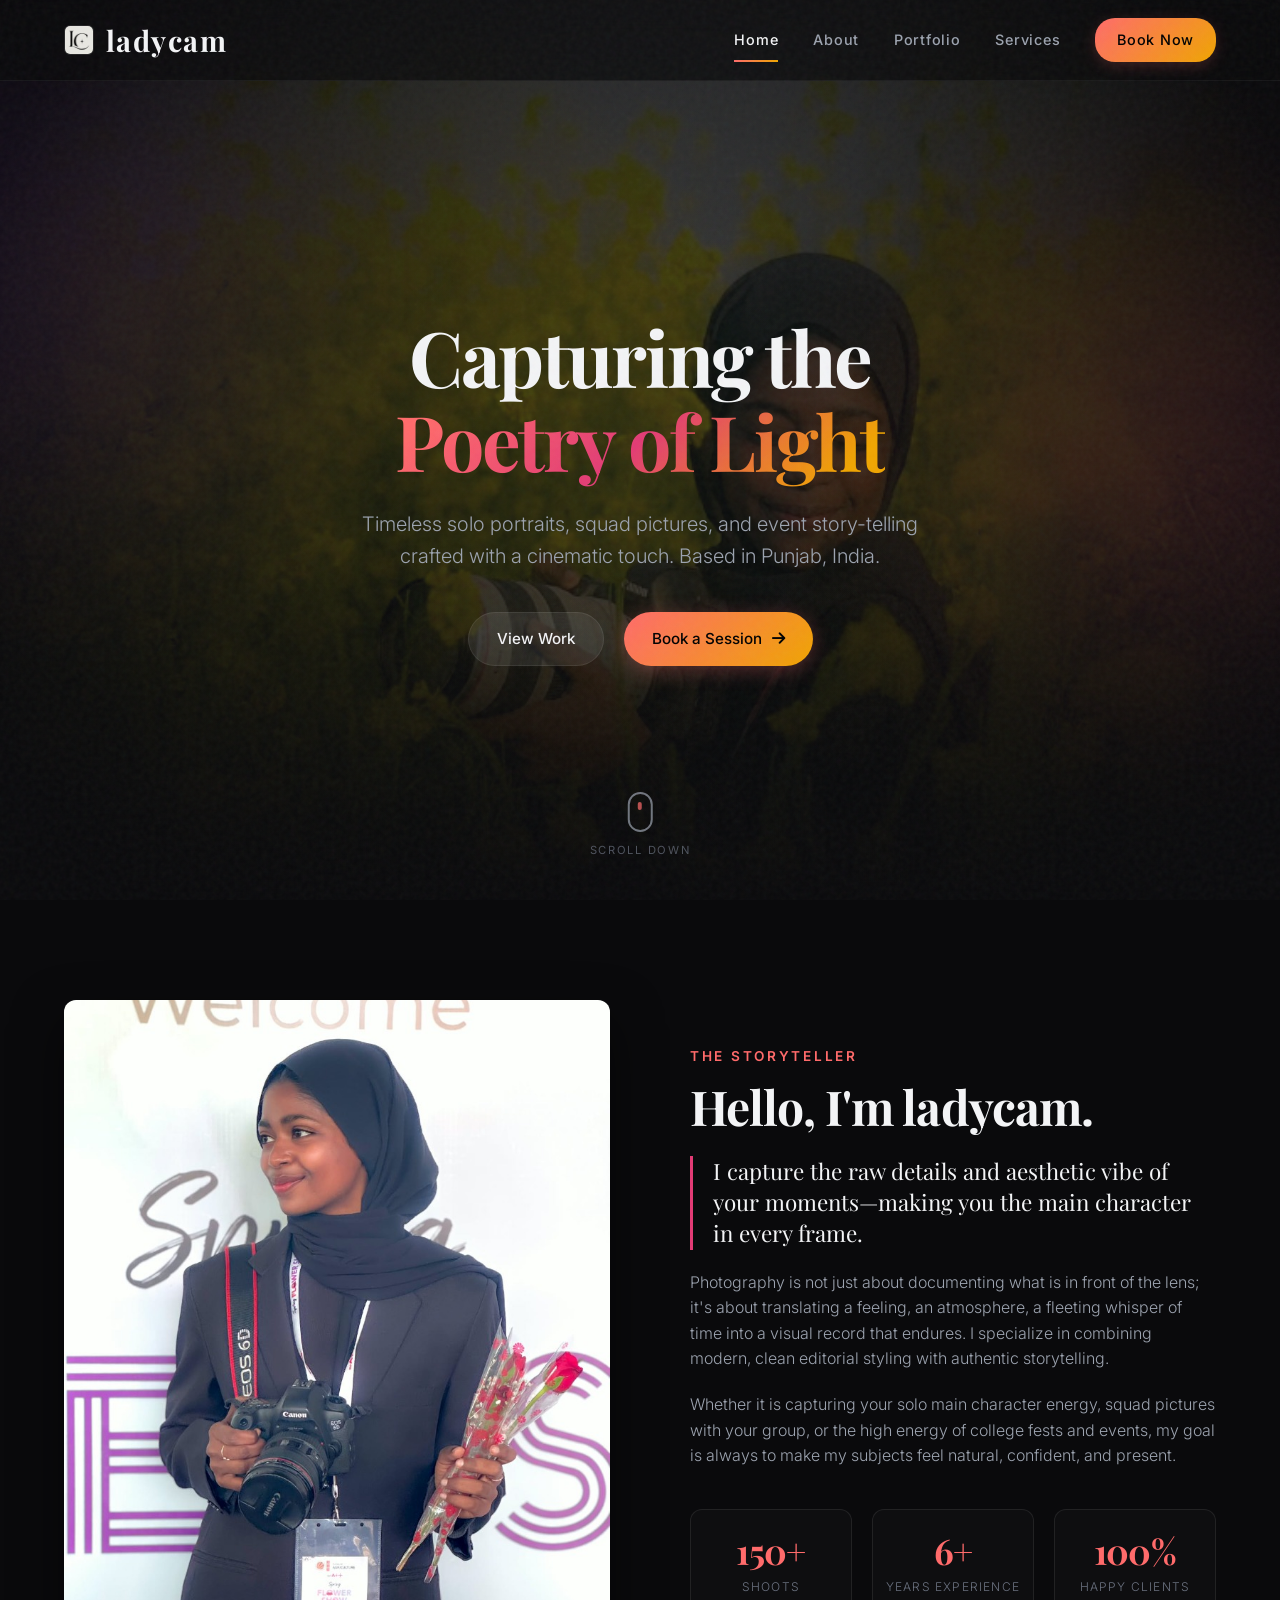
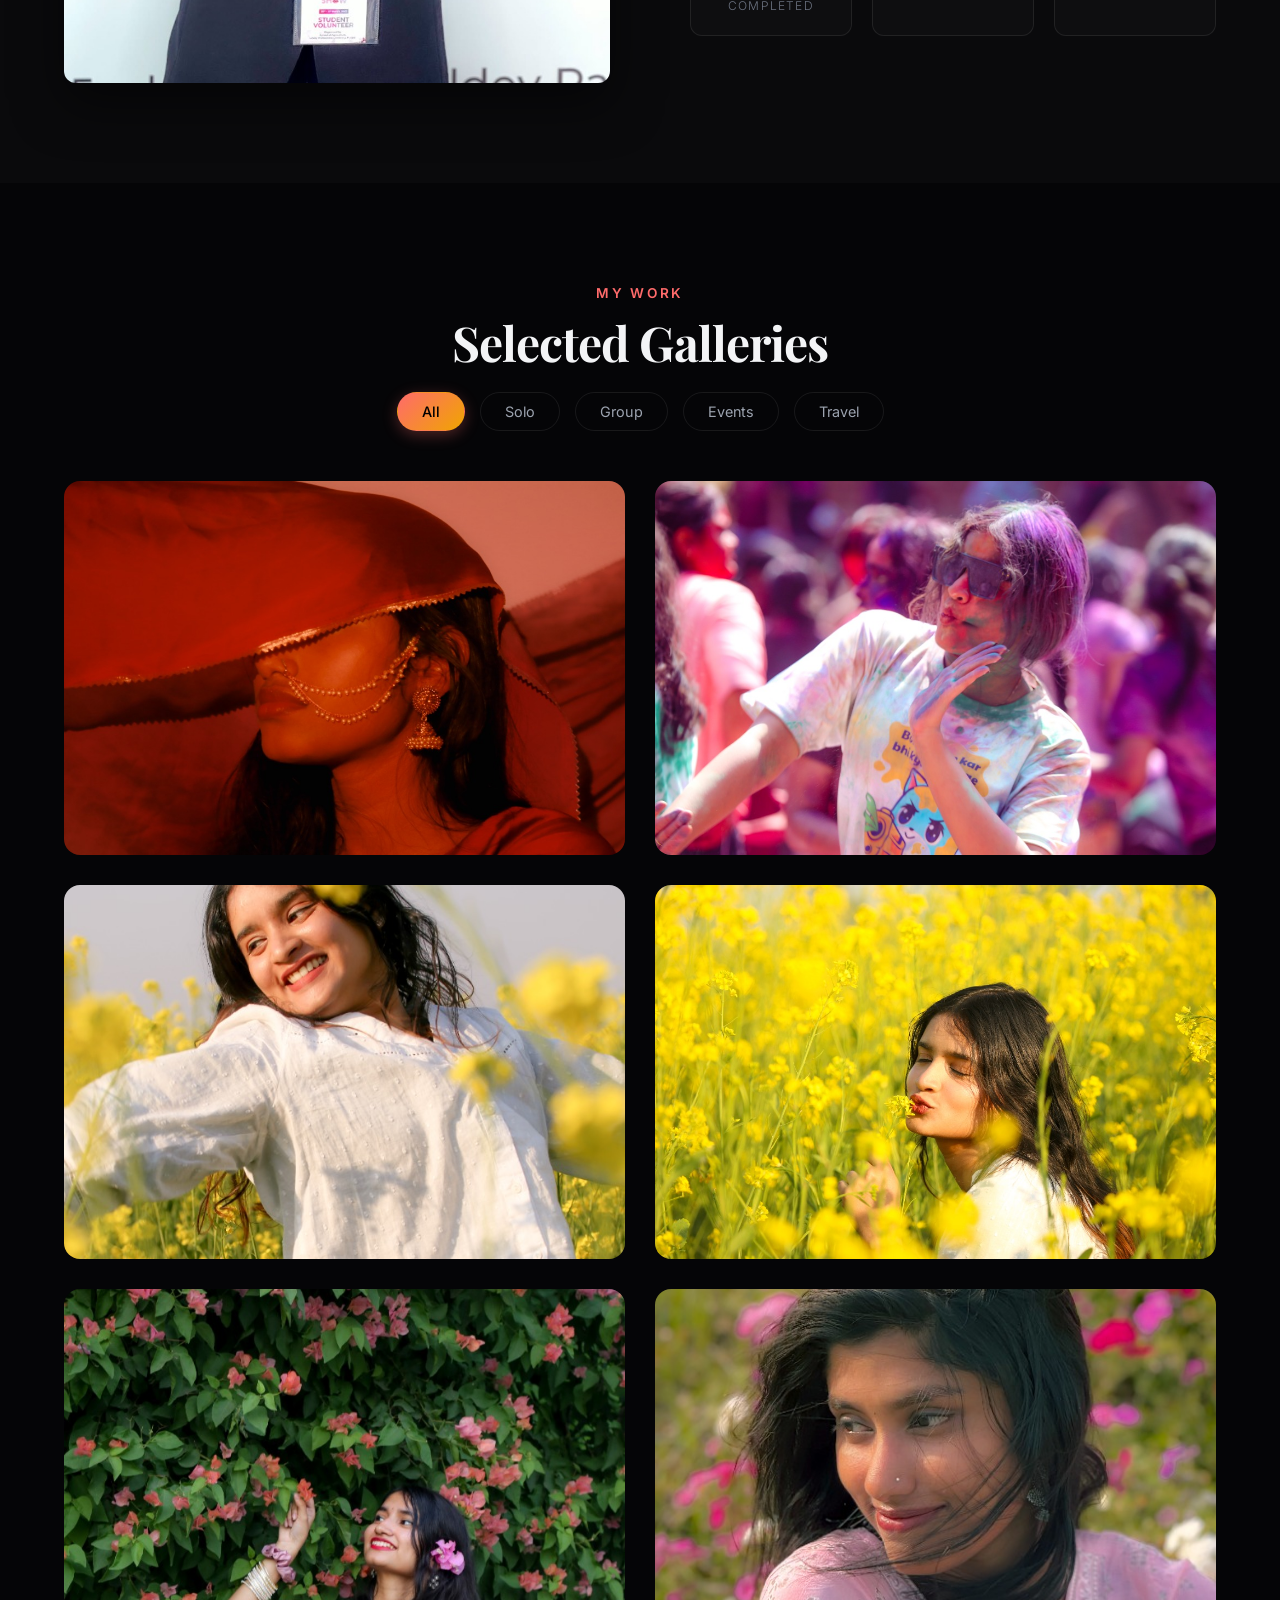
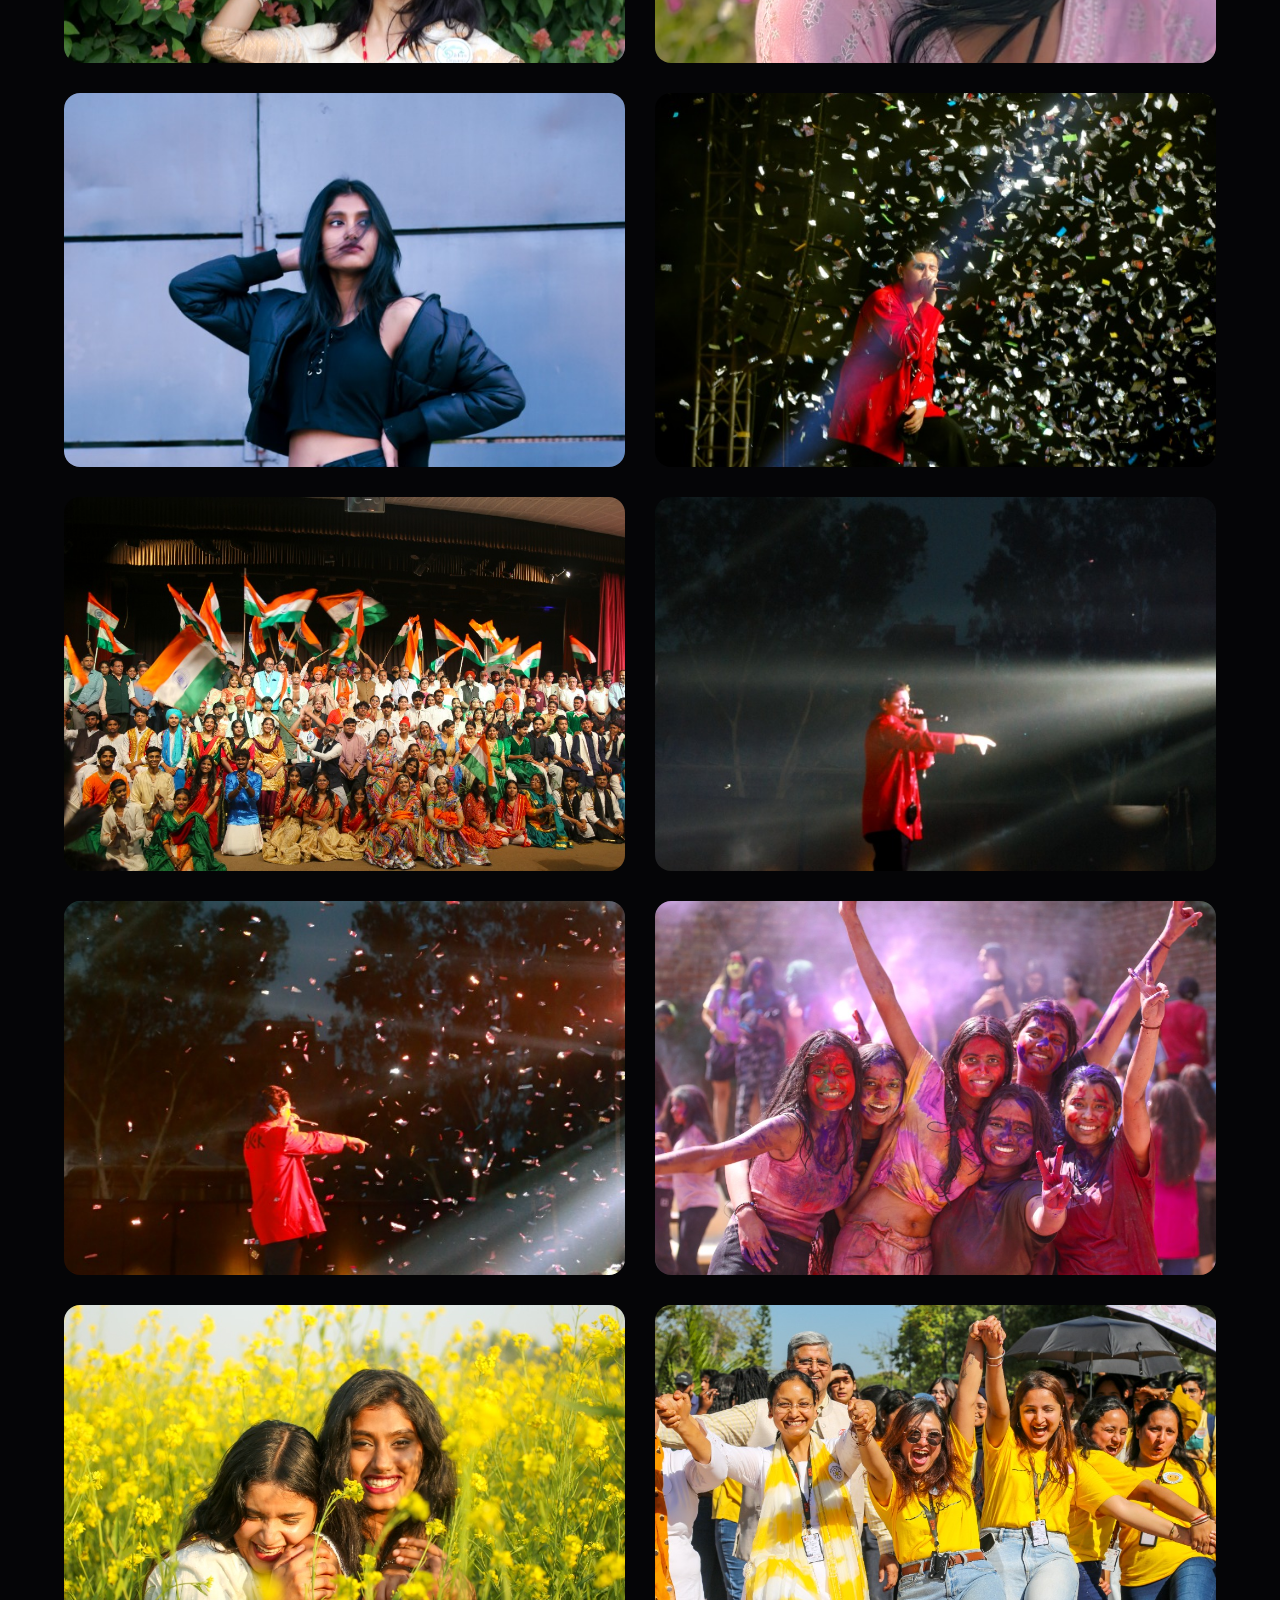
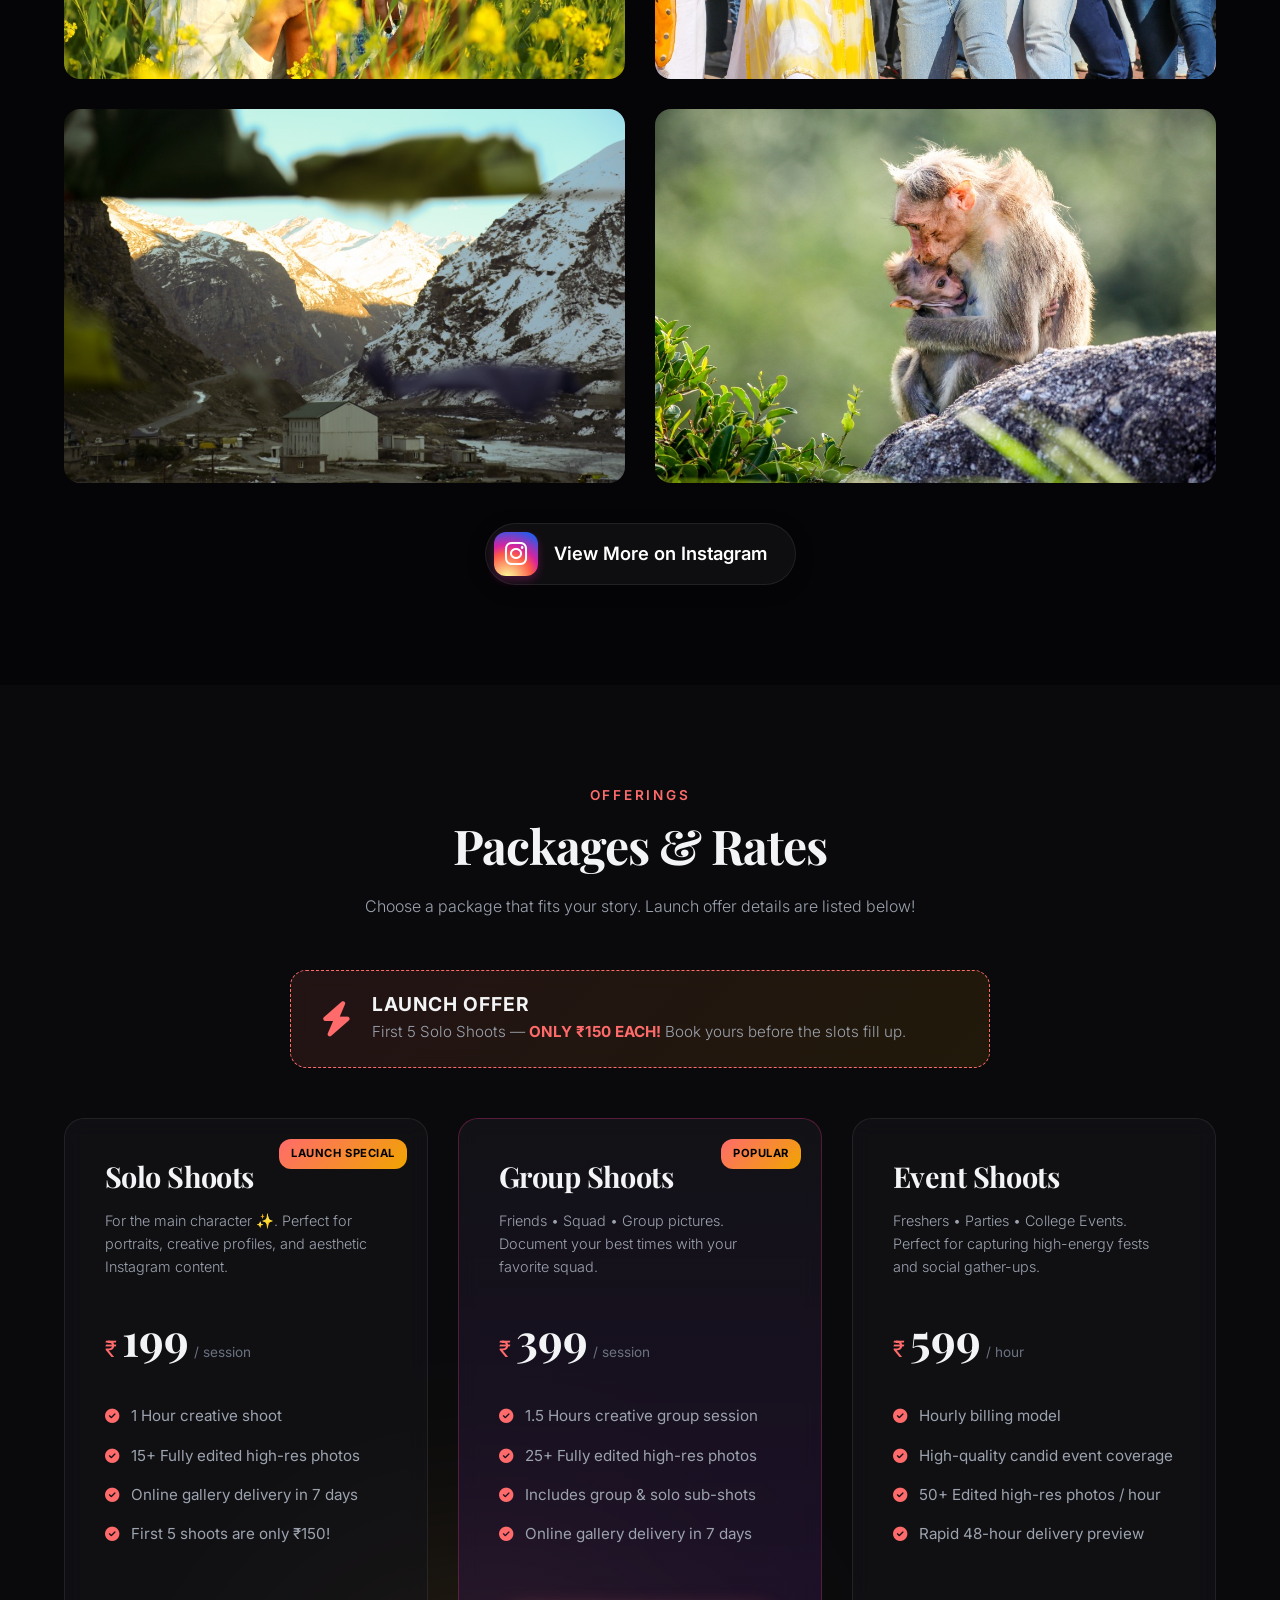
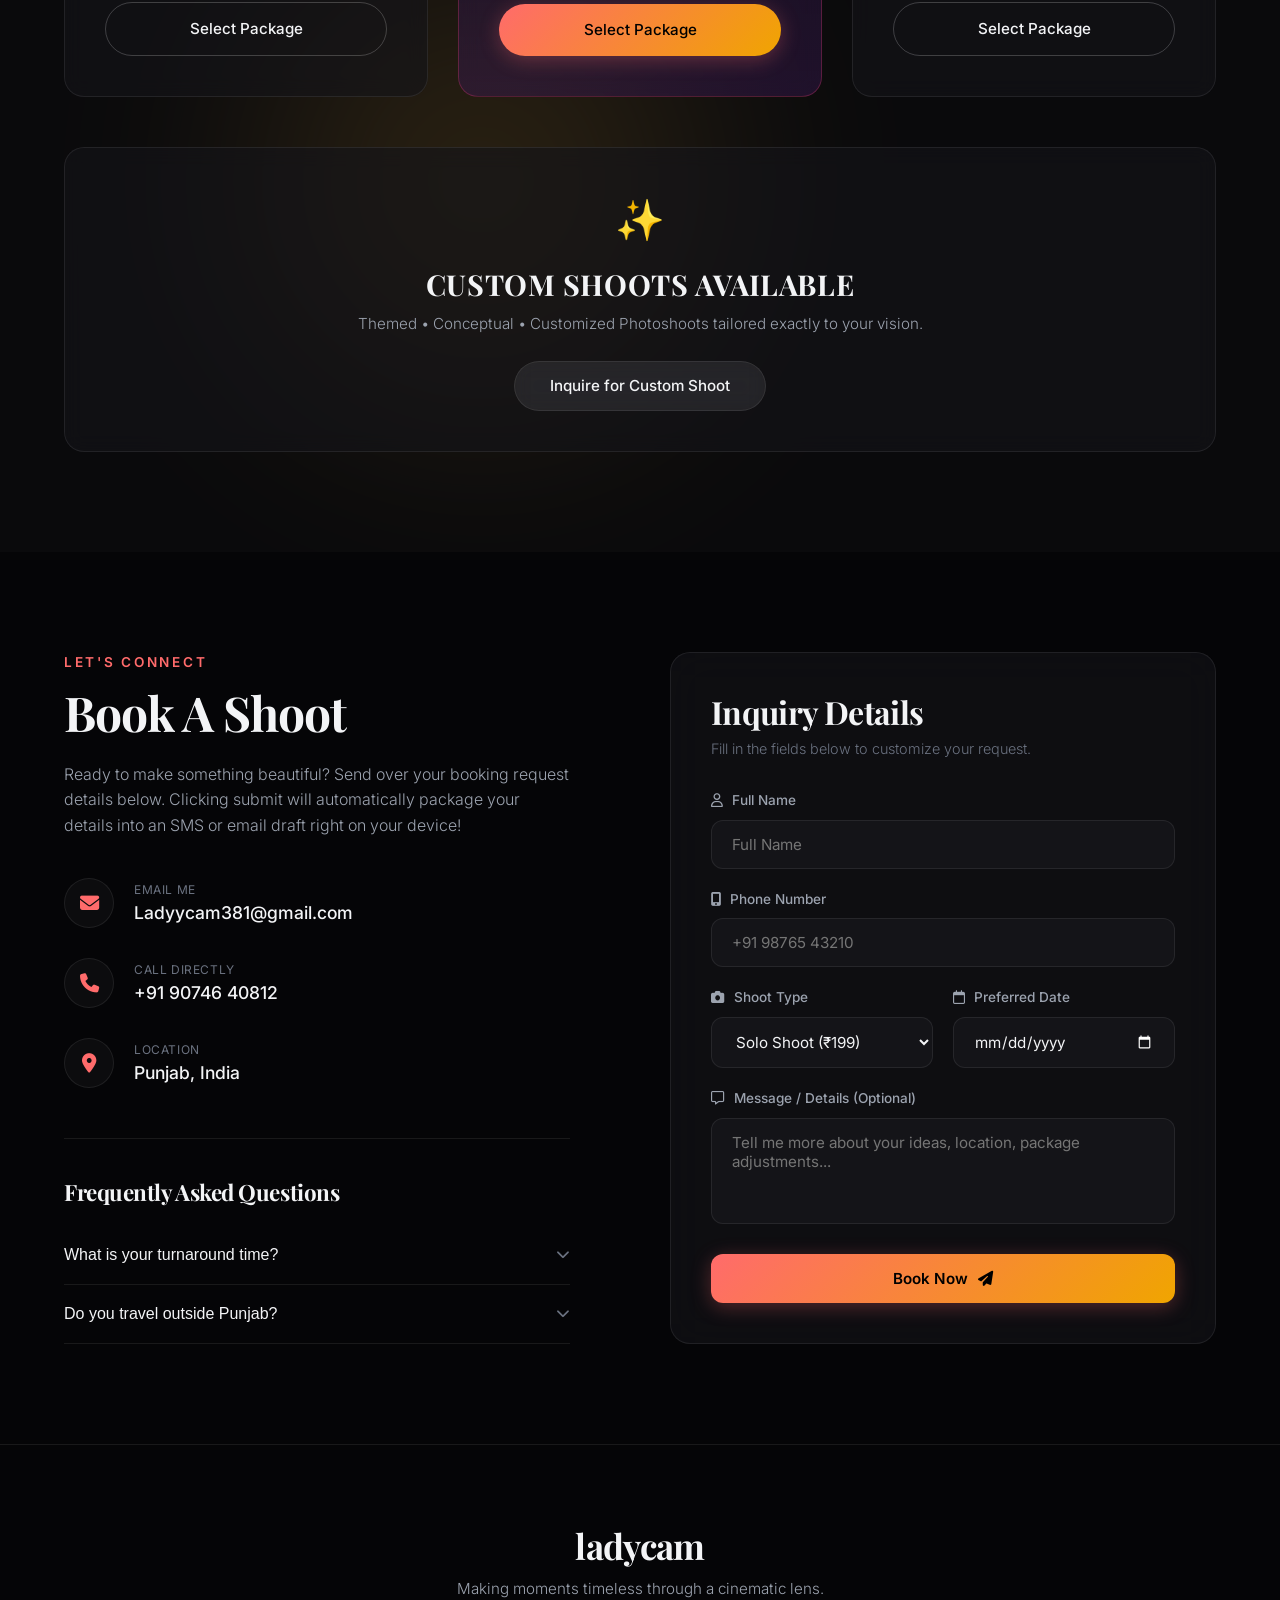
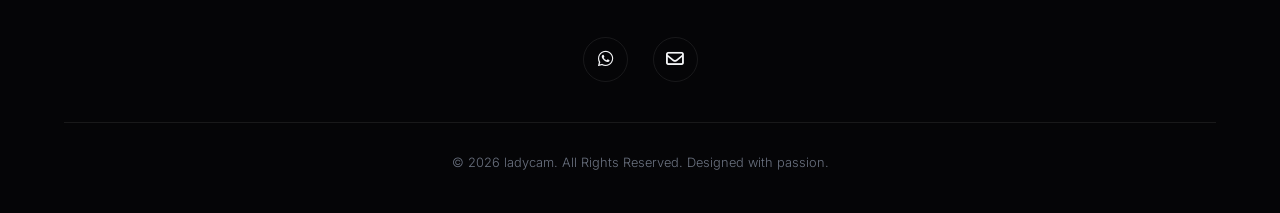
<file: index.html>
<!DOCTYPE html>
<html lang="en">
<head>
    <meta charset="UTF-8">
    <meta name="viewport" content="width=device-width, initial-scale=1.0">
    <title>ladycam | Professional Photography & Portrait Studio in Punjab</title>
    
    <!-- Primary SEO Meta Tags -->
    <meta name="description" content="ladycam is a professional photography studio in Punjab specializing in solo portraits, squad group pictures, college fests, and event photography. Book your shoot starting at ₹150!">
    <meta name="keywords" content="ladycam, photographer Punjab, portrait photography Punjab, group photoshoot, solo portraits, college fest photographer, aesthetic photoshoots, photoshoot booking Punjab">
    <meta name="author" content="ladycam">
    <meta name="robots" content="index, follow, max-image-preview:large, max-snippet:-1, max-video-preview:-1">
    <meta name="theme-color" content="#0d0f12">
    <link rel="canonical" href="https://ladycam.online/">
    <link rel="manifest" href="manifest.json">

    <!-- Open Graph / Facebook / WhatsApp Meta Tags -->
    <meta property="og:type" content="website">
    <meta property="og:locale" content="en_US">
    <meta property="og:site_name" content="ladycam">
    <meta property="og:title" content="ladycam | Professional Photography & Editorial Portraits">
    <meta property="og:description" content="Capturing the poetry of light with timeless solo portraits, squad pictures, and event storytelling in Punjab, India. Book your photoshoot online!">
    <meta property="og:url" content="https://ladycam.online/">
    <meta property="og:image" content="https://ladycam.online/images/hero_bg_vertical.jpg">
    <meta property="og:image:alt" content="ladycam photography portfolio preview">

    <!-- Twitter Card Meta Tags -->
    <meta name="twitter:card" content="summary_large_image">
    <meta name="twitter:title" content="ladycam | Professional Photography & Editorial Portraits">
    <meta name="twitter:description" content="Timeless solo portraits, squad group pictures, and high-energy event photography by ladycam. Book your shoot today.">
    <meta name="twitter:image" content="https://ladycam.online/images/hero_bg_vertical.jpg">

    <!-- Favicon -->
    <link rel="icon" type="image/png" href="images/logo.png?v=1">

    <!-- Google Fonts -->
    <link rel="preconnect" href="https://fonts.googleapis.com">
    <link rel="preconnect" href="https://fonts.gstatic.com" crossorigin>
    <link href="https://fonts.googleapis.com/css2?family=Inter:wght@300;400;500;600;700&family=Playfair+Display:ital,wght@0,400;0,600;0,700;1,400&display=swap" rel="stylesheet">
    
    <!-- Font Awesome for Icons -->
    <link rel="stylesheet" href="https://cdnjs.cloudflare.com/ajax/libs/font-awesome/6.4.0/css/all.min.css">
    
    <!-- Main Stylesheet -->
    <link rel="stylesheet" href="styles.css?v=11">

    <!-- JSON-LD Structured Data (Photographer / LocalBusiness Schema) -->
    <script type="application/ld+json">
    {
      "@context": "https://schema.org",
      "@type": ["Photographer", "LocalBusiness", "ProfessionalService"],
      "name": "ladycam",
      "image": "https://ladycam.online/images/about_profile.jpg",
      "logo": "https://ladycam.online/images/logo.png",
      "url": "https://ladycam.online/",
      "telephone": "+919074640812",
      "email": "Ladyycam381@gmail.com",
      "priceRange": "₹150 - ₹599",
      "address": {
        "@type": "PostalAddress",
        "addressRegion": "Punjab",
        "addressCountry": "IN"
      },
      "areaServed": "Punjab, India",
      "description": "Professional photography service by ladycam specializing in solo portrait sessions, group squad pictures, college fests, and event photography.",
      "sameAs": [
        "https://www.instagram.com/ladyca.m?igsh=dXc2MzhqZjEyMnkw"
      ],
      "offers": [
        {
          "@type": "Offer",
          "name": "Solo Shoots",
          "price": "199",
          "priceCurrency": "INR",
          "description": "1 Hour creative solo shoot with 15+ fully edited high-resolution photos. Launch offer special ₹150 for first 5 shoots."
        },
        {
          "@type": "Offer",
          "name": "Group Shoots",
          "price": "399",
          "priceCurrency": "INR",
          "description": "1.5 Hours squad group session with 25+ fully edited photos including group and solo sub-shots."
        },
        {
          "@type": "Offer",
          "name": "Event Shoots",
          "price": "599",
          "priceCurrency": "INR",
          "description": "Hourly event photography coverage for freshers, college fests, and social gatherings with 50+ edited photos per hour."
        }
      ]
    }
    </script>

    <!-- JSON-LD Structured Data (FAQPage Schema) -->
    <script type="application/ld+json">
    {
      "@context": "https://schema.org",
      "@type": "FAQPage",
      "mainEntity": [
        {
          "@type": "Question",
          "name": "What is your turnaround time for photos?",
          "acceptedAnswer": {
            "@type": "Answer",
            "text": "Standard portrait galleries take 1-2 business days. Weddings and large events take 3-4 days. Rapid previews are available for events."
          }
        },
        {
          "@type": "Question",
          "name": "Do you travel outside Punjab for photoshoots?",
          "acceptedAnswer": {
            "@type": "Answer",
            "text": "Yes! ladycam travels for destination shoots. Travel and accommodation expenses are added dynamically depending on the location."
          }
        }
      ]
    }
    </script>
</head>
<body>
    <!-- Grain Overlay -->
    <div class="grain-overlay"></div>

    <!-- Navigation Header -->
    <header class="navbar">
        <div class="nav-container">
            <a href="#" class="nav-logo">
                <img src="images/logo.png?v=1" alt="ladycam Logo" class="logo-img">
                ladycam
            </a>
            <button class="mobile-nav-toggle" aria-label="Toggle Navigation">
                <i class="fa-solid fa-bars-staggered"></i>
            </button>
            <nav class="nav-menu">
                <a href="#home" class="nav-link active">Home</a>
                <a href="#about" class="nav-link">About</a>
                <a href="#portfolio" class="nav-link">Portfolio</a>
                <a href="#services" class="nav-link">Services</a>
                <a href="#booking" class="nav-link nav-cta">Book Now</a>
            </nav>
        </div>
    </header>

    <!-- Main Content -->
    <main>
        <!-- Hero Section -->
        <section id="home" class="hero-section">
            <div class="hero-bg-container">
                <img src="images/hero_bg_vertical.jpg?v=1" alt="Atmospheric Background" class="hero-bg-img">
                <div class="hero-gradient-overlay"></div>
            </div>

            <!-- Custom Ambient Bloom Orbs -->
            <div class="ambient-orb orb-1"></div>
            <div class="ambient-orb orb-2"></div>
            
            <div class="hero-content text-center">
                <h1 class="hero-title animate-up">
                    Capturing the <br>
                    <span class="gradient-text">Poetry of Light</span>
                </h1>
                <p class="hero-subtitle animate-up-delayed">
                    Timeless solo portraits, squad pictures, and event story-telling crafted with a cinematic touch. Based in Punjab, India.
                </p>
                <div class="hero-actions animate-up-delayed-more">
                    <a href="#portfolio" class="btn btn-secondary">View Work</a>
                    <a href="#booking" class="btn btn-primary">Book a Session <i class="fa-solid fa-arrow-right"></i></a>
                </div>
            </div>
            <div class="scroll-indicator">
                <span class="mouse-icon">
                    <span class="mouse-wheel"></span>
                </span>
                <span class="scroll-text">Scroll Down</span>
            </div>
        </section>

        <!-- About Section -->
        <section id="about" class="about-section section-padding">
            <div class="container grid-2-col">
                <div class="about-image-container fade-in-left">
                    <div class="about-img-frame">
                        <img src="images/about_profile.jpg?v=5" alt="ladycam - Photographer" class="about-img">
                        <div class="about-img-backdrop"></div>
                    </div>
                </div>
                <div class="about-text-container fade-in-right">
                    <span class="section-subtitle">The Storyteller</span>
                    <h2 class="section-title">Hello, I'm ladycam.</h2>
                    <p class="about-paragraph highlight-paragraph">
                        I capture the raw details and aesthetic vibe of your moments—making you the main character in every frame.
                    </p>
                    <p class="about-paragraph">
                        Photography is not just about documenting what is in front of the lens; it's about translating a feeling, an atmosphere, a fleeting whisper of time into a visual record that endures. I specialize in combining modern, clean editorial styling with authentic storytelling.
                    </p>
                    <p class="about-paragraph">
                        Whether it is capturing your solo main character energy, squad pictures with your group, or the high energy of college fests and events, my goal is always to make my subjects feel natural, confident, and present.
                    </p>
                    <div class="about-stats-grid">
                        <div class="stat-card">
                            <h3 class="stat-num">150+</h3>
                            <p class="stat-label">Shoots Completed</p>
                        </div>
                        <div class="stat-card">
                            <h3 class="stat-num">6+</h3>
                            <p class="stat-label">Years Experience</p>
                        </div>
                        <div class="stat-card">
                            <h3 class="stat-num">100%</h3>
                            <p class="stat-label">Happy Clients</p>
                        </div>
                    </div>
                </div>
            </div>
        </section>

        <!-- Portfolio Gallery Section -->
        <section id="portfolio" class="portfolio-section section-padding bg-darker">
            <div class="container text-center">
                <span class="section-subtitle">My Work</span>
                <h2 class="section-title">Selected Galleries</h2>
                
                <!-- Category Filters -->
                <div class="portfolio-filters">
                    <button class="filter-btn active" data-filter="all">All</button>
                    <button class="filter-btn" data-filter="solo">Solo</button>
                    <button class="filter-btn" data-filter="group">Group</button>
                    <button class="filter-btn" data-filter="event">Events</button>
                    <button class="filter-btn" data-filter="travel">Travel</button>
                </div>

                <!-- Gallery Grid -->
                <div class="gallery-grid">
                    <!-- Item 1 (Solo) -->
                    <div class="gallery-item" data-category="solo">
                        <div class="gallery-item-inner">
                            <img src="images/solo_veil.jpg?v=1" alt="Mystique Veil Portrait" class="gallery-img">
                            <div class="gallery-item-overlay">
                                <span class="gallery-item-category">Solo</span>
                                <h4 class="gallery-item-title">Mystique Veil</h4>
                                <span class="gallery-item-icon"><i class="fa-solid fa-expand"></i></span>
                            </div>
                        </div>
                    </div>

                    <!-- Item 2 (Solo) -->
                    <div class="gallery-item" data-category="solo">
                        <div class="gallery-item-inner">
                            <img src="images/solo_holi.jpg?v=1" alt="Holi Celebration Portrait" class="gallery-img">
                            <div class="gallery-item-overlay">
                                <span class="gallery-item-category">Solo</span>
                                <h4 class="gallery-item-title">Color Festival</h4>
                                <span class="gallery-item-icon"><i class="fa-solid fa-expand"></i></span>
                            </div>
                        </div>
                    </div>

                    <!-- Item 3 (Solo) -->
                    <div class="gallery-item" data-category="solo">
                        <div class="gallery-item-inner">
                            <img src="images/solo_arms_spread.jpg?v=1" alt="Pink Blossom Portrait" class="gallery-img" style="object-position: center 25%;">
                            <div class="gallery-item-overlay">
                                <span class="gallery-item-category">Solo</span>
                                <h4 class="gallery-item-title">Pink Blossom</h4>
                                <span class="gallery-item-icon"><i class="fa-solid fa-expand"></i></span>
                            </div>
                        </div>
                    </div>

                    <!-- Item 4 (Solo) -->
                    <div class="gallery-item" data-category="solo">
                        <div class="gallery-item-inner">
                            <img src="images/solo_smell_flower.jpg?v=1" alt="Freedom in Fields Portrait" class="gallery-img">
                            <div class="gallery-item-overlay">
                                <span class="gallery-item-category">Solo</span>
                                <h4 class="gallery-item-title">Freedom in Fields</h4>
                                <span class="gallery-item-icon"><i class="fa-solid fa-expand"></i></span>
                            </div>
                        </div>
                    </div>

                    <!-- Item 5 (Solo) -->
                    <div class="gallery-item" data-category="solo">
                        <div class="gallery-item-inner">
                            <img src="images/solo_saree_flowers.jpg?v=1" alt="Blossom and Grace Portrait" class="gallery-img" style="object-position: center 25%;">
                            <div class="gallery-item-overlay">
                                <span class="gallery-item-category">Solo</span>
                                <h4 class="gallery-item-title">Blossom & Grace</h4>
                                <span class="gallery-item-icon"><i class="fa-solid fa-expand"></i></span>
                            </div>
                        </div>
                    </div>

                    <!-- Item 6 (Solo) -->
                    <div class="gallery-item" data-category="solo">
                        <div class="gallery-item-inner">
                            <img src="images/solo_pink_dress.jpg?v=2" alt="Innocent Smile Portrait" class="gallery-img" style="object-position: center 42%;">
                            <div class="gallery-item-overlay">
                                <span class="gallery-item-category">Solo</span>
                                <h4 class="gallery-item-title">Innocent Smile</h4>
                                <span class="gallery-item-icon"><i class="fa-solid fa-expand"></i></span>
                            </div>
                        </div>
                    </div>

                    <!-- Item 7 (Solo) -->
                    <div class="gallery-item" data-category="solo">
                        <div class="gallery-item-inner">
                            <img src="images/solo_black_jacket.jpg?v=2" alt="Urban Vibe Portrait" class="gallery-img" style="object-position: center top;">
                            <div class="gallery-item-overlay">
                                <span class="gallery-item-category">Solo</span>
                                <h4 class="gallery-item-title">Urban Vibe</h4>
                                <span class="gallery-item-icon"><i class="fa-solid fa-expand"></i></span>
                            </div>
                        </div>
                    </div>

                    <!-- Item 8 (Event) -->
                    <div class="gallery-item" data-category="event">
                        <div class="gallery-item-inner">
                            <img src="images/event_confetti.jpg?v=1" alt="Confetti Rain Concert" class="gallery-img" style="object-position: center 60%;">
                            <div class="gallery-item-overlay">
                                <span class="gallery-item-category">Event</span>
                                <h4 class="gallery-item-title">Confetti Rain</h4>
                                <span class="gallery-item-icon"><i class="fa-solid fa-expand"></i></span>
                            </div>
                        </div>
                    </div>

                    <!-- Item 9 (Event) -->
                    <div class="gallery-item" data-category="event">
                        <div class="gallery-item-inner">
                            <img src="images/event_indian_flags.jpg?v=1" alt="Indian Flag Performance" class="gallery-img">
                            <div class="gallery-item-overlay">
                                <span class="gallery-item-category">Event</span>
                                <h4 class="gallery-item-title">National Pride</h4>
                                <span class="gallery-item-icon"><i class="fa-solid fa-expand"></i></span>
                            </div>
                        </div>
                    </div>

                    <!-- Item 10 (Event) -->
                    <div class="gallery-item" data-category="event">
                        <div class="gallery-item-inner">
                            <img src="images/event_spotlight.jpg?v=1" alt="Spotlight Performance" class="gallery-img" style="object-position: center 45%;">
                            <div class="gallery-item-overlay">
                                <span class="gallery-item-category">Event</span>
                                <h4 class="gallery-item-title">Spotlight energy</h4>
                                <span class="gallery-item-icon"><i class="fa-solid fa-expand"></i></span>
                            </div>
                        </div>
                    </div>

                    <!-- Item 11 (Event) -->
                    <div class="gallery-item" data-category="event">
                        <div class="gallery-item-inner">
                            <img src="images/event_stage_energy.jpg?v=1" alt="Stage Presence Performance" class="gallery-img" style="object-position: center 60%;">
                            <div class="gallery-item-overlay">
                                <span class="gallery-item-category">Event</span>
                                <h4 class="gallery-item-title">Stage Presence</h4>
                                <span class="gallery-item-icon"><i class="fa-solid fa-expand"></i></span>
                            </div>
                        </div>
                    </div>

                    <!-- Item 12 (Group) -->
                    <div class="gallery-item" data-category="group">
                        <div class="gallery-item-inner">
                            <img src="images/group_holi.jpg?v=1" alt="Holi Celebration Group" class="gallery-img">
                            <div class="gallery-item-overlay">
                                <span class="gallery-item-category">Group</span>
                                <h4 class="gallery-item-title">Holi Celebration</h4>
                                <span class="gallery-item-icon"><i class="fa-solid fa-expand"></i></span>
                            </div>
                        </div>
                    </div>

                    <!-- Item 13 (Group) -->
                    <div class="gallery-item" data-category="group">
                        <div class="gallery-item-inner">
                            <img src="images/group_yellow_field.jpg?v=1" alt="Friends in Yellow Fields" class="gallery-img">
                            <div class="gallery-item-overlay">
                                <span class="gallery-item-category">Group</span>
                                <h4 class="gallery-item-title">Fields of Joy</h4>
                                <span class="gallery-item-icon"><i class="fa-solid fa-expand"></i></span>
                            </div>
                        </div>
                    </div>

                    <!-- Item 14 (Group) -->
                    <div class="gallery-item" data-category="group">
                        <div class="gallery-item-inner">
                            <img src="images/group_marching.jpg?v=1" alt="Marching Unity Group" class="gallery-img">
                            <div class="gallery-item-overlay">
                                <span class="gallery-item-category">Group</span>
                                <h4 class="gallery-item-title">Unity & Celebration</h4>
                                <span class="gallery-item-icon"><i class="fa-solid fa-expand"></i></span>
                            </div>
                        </div>
                    </div>

                    <!-- Item 15 (Travel) -->
                    <div class="gallery-item" data-category="travel">
                        <div class="gallery-item-inner">
                            <img src="images/travel_snowy_peaks.jpg?v=1" alt="Snowy Mountain Valley Landscape" class="gallery-img">
                            <div class="gallery-item-overlay">
                                <span class="gallery-item-category">Travel</span>
                                <h4 class="gallery-item-title">Mountain Valley</h4>
                                <span class="gallery-item-icon"><i class="fa-solid fa-expand"></i></span>
                            </div>
                        </div>
                    </div>

                    <!-- Item 16 (Travel) -->
                    <div class="gallery-item" data-category="travel">
                        <div class="gallery-item-inner">
                            <img src="images/travel_monkeys.jpg?v=1" alt="Mother and Baby Monkey Wildlife" class="gallery-img">
                            <div class="gallery-item-overlay">
                                <span class="gallery-item-category">Travel</span>
                                <h4 class="gallery-item-title">Wild Encounters</h4>
                                <span class="gallery-item-icon"><i class="fa-solid fa-expand"></i></span>
                            </div>
                        </div>
                    </div>
                </div>

                <!-- Instagram CTA -->
                <div class="gallery-instagram-cta fade-in" style="margin-top: 40px; display: flex; justify-content: center; align-items: center;">
                    <a href="https://www.instagram.com/ladyca.m?igsh=dXc2MzhqZjEyMnkw" target="_blank" class="instagram-btn">
                        <span class="instagram-icon-box">
                            <i class="fa-brands fa-instagram"></i>
                        </span>
                        <span class="instagram-btn-text">View More on Instagram</span>
                    </a>
                </div>
            </div>
        </section>

        <!-- Services & Rates Section -->
        <section id="services" class="services-section section-padding">
            <!-- Background Orbs -->
            <div class="ambient-orb orb-3"></div>
            
            <div class="container">
                <div class="text-center">
                    <span class="section-subtitle">Offerings</span>
                    <h2 class="section-title">Packages & Rates</h2>
                    <p class="section-description">Choose a package that fits your story. Launch offer details are listed below!</p>
                    
                    <!-- Launch Offer Alert Banner -->
                    <div class="launch-offer-banner fade-in">
                        <div class="banner-icon"><i class="fa-solid fa-bolt"></i></div>
                        <div class="banner-text">
                            <h3>LAUNCH OFFER</h3>
                            <p>First 5 Solo Shoots — <strong>ONLY ₹150 EACH!</strong> Book yours before the slots fill up.</p>
                        </div>
                    </div>
                </div>

                <div class="services-grid">
                    <!-- Package 1 (Solo) -->
                    <div class="service-card fade-in">
                        <div class="card-badge">Launch Special</div>
                        <div class="service-card-header">
                            <h3 class="package-name">Solo Shoots</h3>
                            <p class="package-desc">For the main character ✨. Perfect for portraits, creative profiles, and aesthetic Instagram content.</p>
                            <div class="package-price">
                                <span class="currency">₹</span>
                                <span class="price-val">199</span>
                                <span class="price-period">/ session</span>
                            </div>
                        </div>
                        <div class="service-card-body">
                            <ul class="package-features">
                                <li><i class="fa-solid fa-circle-check"></i> 1 Hour creative shoot</li>
                                <li><i class="fa-solid fa-circle-check"></i> 15+ Fully edited high-res photos</li>
                                <li><i class="fa-solid fa-circle-check"></i> Online gallery delivery in 7 days</li>
                                <li><i class="fa-solid fa-circle-check"></i> First 5 shoots are only ₹150!</li>
                            </ul>
                            <a href="#booking" class="btn btn-outline select-package-btn" data-package="Solo Shoots">Select Package</a>
                        </div>
                    </div>

                    <!-- Package 2 (Group) -->
                    <div class="service-card premium-card fade-in">
                        <div class="card-badge">Popular</div>
                        <div class="service-card-header">
                            <h3 class="package-name">Group Shoots</h3>
                            <p class="package-desc">Friends • Squad • Group pictures. Document your best times with your favorite squad.</p>
                            <div class="package-price">
                                <span class="currency">₹</span>
                                <span class="price-val">399</span>
                                <span class="price-period">/ session</span>
                            </div>
                        </div>
                        <div class="service-card-body">
                            <ul class="package-features">
                                <li><i class="fa-solid fa-circle-check"></i> 1.5 Hours creative group session</li>
                                <li><i class="fa-solid fa-circle-check"></i> 25+ Fully edited high-res photos</li>
                                <li><i class="fa-solid fa-circle-check"></i> Includes group & solo sub-shots</li>
                                <li><i class="fa-solid fa-circle-check"></i> Online gallery delivery in 7 days</li>
                            </ul>
                            <a href="#booking" class="btn btn-primary select-package-btn" data-package="Group Shoots">Select Package</a>
                        </div>
                    </div>

                    <!-- Package 3 (Events) -->
                    <div class="service-card fade-in">
                        <div class="service-card-header">
                            <h3 class="package-name">Event Shoots</h3>
                            <p class="package-desc">Freshers • Parties • College Events. Perfect for capturing high-energy fests and social gather-ups.</p>
                            <div class="package-price">
                                <span class="currency">₹</span>
                                <span class="price-val">599</span>
                                <span class="price-period">/ hour</span>
                            </div>
                        </div>
                        <div class="service-card-body">
                            <ul class="package-features">
                                <li><i class="fa-solid fa-circle-check"></i> Hourly billing model</li>
                                <li><i class="fa-solid fa-circle-check"></i> High-quality candid event coverage</li>
                                <li><i class="fa-solid fa-circle-check"></i> 50+ Edited high-res photos / hour</li>
                                <li><i class="fa-solid fa-circle-check"></i> Rapid 48-hour delivery preview</li>
                            </ul>
                            <a href="#booking" class="btn btn-outline select-package-btn" data-package="Event Shoots">Select Package</a>
                        </div>
                    </div>
                </div>

                <!-- Custom Shoots Section -->
                <div class="custom-shoots-card glass-card fade-in text-center" style="margin-top: 50px; padding: 40px; border-radius: 20px; background: var(--bg-card); border: 1px solid var(--border-color); backdrop-filter: blur(10px);">
                    <span class="custom-card-icon" style="font-size: 2.5rem; display: block; margin-bottom: 15px;">✨</span>
                    <h3 style="font-size: 1.8rem; margin-bottom: 10px; font-family: var(--font-heading);">CUSTOM SHOOTS AVAILABLE</h3>
                    <p style="margin-bottom: 25px; color: var(--text-secondary);">Themed • Conceptual • Customized Photoshoots tailored exactly to your vision.</p>
                    <a href="#booking" class="btn btn-secondary select-package-btn" data-package="Custom Shoots">Inquire for Custom Shoot</a>
                </div>
            </div>
        </section>

        <!-- Booking & Contact Section -->
        <section id="booking" class="booking-section section-padding bg-darker">
            <div class="container grid-2-col">
                <div class="contact-info-container">
                    <span class="section-subtitle">Let's Connect</span>
                    <h2 class="section-title">Book A Shoot</h2>
                    <p class="contact-desc">
                        Ready to make something beautiful? Send over your booking request details below. Clicking submit will automatically package your details into an SMS or email draft right on your device!
                    </p>
                    
                    <div class="contact-details">
                        <div class="contact-item">
                            <div class="contact-icon"><i class="fa-solid fa-envelope"></i></div>
                            <div class="contact-text">
                                <span class="contact-label">Email Me</span>
                                <a href="mailto:Ladyycam381@gmail.com" class="contact-link">Ladyycam381@gmail.com</a>
                            </div>
                        </div>
                        <div class="contact-item">
                            <div class="contact-icon"><i class="fa-solid fa-phone"></i></div>
                            <div class="contact-text">
                                <span class="contact-label">Call Directly</span>
                                <a href="tel:+919074640812" class="contact-link">+91 90746 40812</a>
                            </div>
                        </div>
                        <div class="contact-item">
                            <div class="contact-icon"><i class="fa-solid fa-location-dot"></i></div>
                            <div class="contact-text">
                                <span class="contact-label">Location</span>
                                <span class="contact-val">Punjab, India</span>
                            </div>
                        </div>
                    </div>

                    <div class="faq-accordion">
                        <h4 class="faq-title">Frequently Asked Questions</h4>
                        <div class="faq-item">
                            <button class="faq-question">What is your turnaround time? <i class="fa-solid fa-chevron-down"></i></button>
                            <div class="faq-answer">
                                <p>Standard portrait galleries take 1-2 business days. Weddings and large events take 3-4 days. Rapid previews are available for events.</p>
                            </div>
                        </div>
                        <div class="faq-item">
                            <button class="faq-question">Do you travel outside Punjab? <i class="fa-solid fa-chevron-down"></i></button>
                            <div class="faq-answer">
                                <p>Absolutely! I love traveling for destination shoots. Travel and accommodation expenses are added dynamically depending on the location.</p>
                            </div>
                        </div>
                    </div>
                </div>

                <div class="booking-form-container">
                    <form id="bookingForm" class="booking-form glass-card">
                        <h3 class="form-title">Inquiry Details</h3>
                        <p class="form-subtitle">Fill in the fields below to customize your request.</p>
                        
                        <div class="form-group">
                            <label for="clientName"><i class="fa-regular fa-user"></i> Full Name</label>
                            <input type="text" id="clientName" name="name" required placeholder="Full Name">
                            <span class="error-msg" id="nameError">Name is required</span>
                        </div>

                        <div class="form-group">
                            <label for="clientPhone"><i class="fa-solid fa-mobile-screen-button"></i> Phone Number</label>
                            <input type="tel" id="clientPhone" name="phone" required placeholder="+91 98765 43210">
                            <span class="error-msg" id="phoneError">Valid phone number required</span>
                        </div>

                        <div class="form-row">
                            <div class="form-group">
                                <label for="shootType"><i class="fa-solid fa-camera"></i> Shoot Type</label>
                                <select id="shootType" name="shootType">
                                    <option value="Solo">Solo Shoot (₹199)</option>
                                    <option value="Group">Group Shoot (₹399)</option>
                                    <option value="Event">Event Shoot (₹599/hr)</option>
                                    <option value="Custom">Custom Shoot</option>
                                </select>
                            </div>

                            <div class="form-group">
                                <label for="shootDate"><i class="fa-regular fa-calendar"></i> Preferred Date</label>
                                <input type="date" id="shootDate" name="date" required>
                                <span class="error-msg" id="dateError">Please select a future date</span>
                            </div>
                        </div>

                        <div class="form-group">
                            <label for="clientMessage"><i class="fa-regular fa-message"></i> Message / Details (Optional)</label>
                            <textarea id="clientMessage" name="message" rows="4" placeholder="Tell me more about your ideas, location, package adjustments..."></textarea>
                        </div>

                        <!-- Form Success/Error states -->
                        <div id="formSuccess" class="form-success-msg" style="display: none;">
                            <i class="fa-solid fa-circle-check"></i>
                            <h4>Inquiry Sent Successfully!</h4>
                            <p>Thank you. I have received your request and will get back to you shortly.</p>
                        </div>
                        <div id="formError" class="form-error-msg" style="display: none;">
                            <i class="fa-solid fa-circle-exclamation"></i>
                            <h4>Submission Failed</h4>
                            <p>Something went wrong. Please try again or email me directly.</p>
                        </div>

                        <!-- Form Actions -->
                        <div class="booking-submit-container">
                            <button type="submit" id="btnBookNow" class="btn btn-primary btn-submit">
                                Book Now <i class="fa-solid fa-paper-plane"></i>
                            </button>
                        </div>
                    </form>
                </div>
            </div>
        </section>
    </main>

    <!-- Footer -->
    <footer class="footer">
        <div class="container text-center">
            <h2 class="footer-logo">ladycam</h2>
            <p class="footer-tagline">Making moments timeless through a cinematic lens.</p>
            <div class="social-links">
                <a href="https://wa.me/919074640812" target="_blank" aria-label="WhatsApp"><i class="fa-brands fa-whatsapp"></i></a>
                <a href="mailto:Ladyycam381@gmail.com" aria-label="Email"><i class="fa-regular fa-envelope"></i></a>
            </div>
            <hr class="footer-divider">
            <p class="copyright">&copy; 2026 ladycam. All Rights Reserved. Designed with passion.</p>
        </div>
    </footer>

    <!-- Lightbox Modal -->
    <div id="lightbox" class="lightbox-modal">
        <span class="lightbox-close">&times;</span>
        <div class="lightbox-content-container">
            <img class="lightbox-content" id="lightboxImg" alt="Expanded image view">
            <div class="lightbox-caption" id="lightboxCaption"></div>
        </div>
        <a class="lightbox-prev">&#10094;</a>
        <a class="lightbox-next">&#10095;</a>
    </div>

    <!-- Main JavaScript File -->
    <script src="app.js"></script>
</body>
</html>
</file>
<file: styles.css>
/* ==========================================================================
   Design System & Variables
   ========================================================================== */
:root {
    /* Color Palette A (Dark & Moody Base) */
    --bg-dark: #0a0a0c;
    --bg-darker: #050507;
    --bg-card: rgba(20, 20, 25, 0.6);
    --border-color: rgba(255, 255, 255, 0.08);
    --text-primary: #f3f4f6;
    --text-secondary: #9ca3af;
    --text-muted: #6b7280;
    
    /* Palette B & Glow Accents (Magenta, Violet, Gold, Sunset) */
    --accent-violet: #6c2b9a;
    --accent-magenta: #e23b75;
    --accent-gold: #e5a93b;
    --sunset-start: #ff6b6b;
    --sunset-end: #f0a500;
    
    /* Fonts */
    --font-heading: 'Playfair Display', Georgia, serif;
    --font-body: 'Inter', system-ui, -apple-system, sans-serif;
    
    /* Layout */
    --container-width: 1200px;
    --transition-smooth: all 0.4s cubic-bezier(0.16, 1, 0.3, 1);
    --transition-fast: all 0.2s ease;
}

/* ==========================================================================
   Global Reset & Base Elements
   ========================================================================== */
* {
    margin: 0;
    padding: 0;
    box-sizing: border-box;
}

html {
    scroll-behavior: smooth;
    background-color: var(--bg-dark);
    color: var(--text-primary);
    font-family: var(--font-body);
    font-size: 16px;
    -webkit-font-smoothing: antialiased;
    overflow-x: hidden !important;
    max-width: 100%;
}

body {
    overflow-x: hidden !important;
    max-width: 100%;
    position: relative;
    line-height: 1.6;
    width: 100%;
}

/* CSS Grain Texture Overlay */
.grain-overlay {
    position: fixed;
    top: 0;
    left: 0;
    right: 0;
    bottom: 0;
    background-image: url("data:image/svg+xml,%3Csvg viewBox='0 0 200 200' xmlns='http://www.w3.org/2000/svg'%3E%3Cfilter id='noiseFilter'%3E%3CfeTurbulence type='fractalNoise' baseFrequency='0.8' numOctaves='3' stitchTiles='stitch'/%3E%3C/filter%3E%3Crect width='100%25' height='100%25' filter='url(%23noiseFilter)'/%3E%3C/svg%3E");
    opacity: 0.045;
    pointer-events: none;
    z-index: 9999;
}

/* Scrollbar Customization */
::-webkit-scrollbar {
    width: 8px;
}
::-webkit-scrollbar-track {
    background: var(--bg-darker);
}
::-webkit-scrollbar-thumb {
    background: rgba(255, 255, 255, 0.15);
    border-radius: 4px;
}
::-webkit-scrollbar-thumb:hover {
    background: linear-gradient(var(--sunset-start), var(--sunset-end));
}

a {
    color: inherit;
    text-decoration: none;
    transition: var(--transition-fast);
}

img {
    max-width: 100%;
    height: auto;
    display: block;
}

/* ==========================================================================
   Typography & Sub-elements
   ========================================================================== */
h1, h2, h3, h4 {
    font-family: var(--font-heading);
    font-weight: 700;
    letter-spacing: -0.02em;
    line-height: 1.2;
}

p {
    font-size: 1rem;
    color: var(--text-secondary);
    font-weight: 300;
}

.gradient-text {
    background: linear-gradient(135deg, var(--sunset-start) 10%, var(--accent-magenta) 50%, var(--sunset-end) 90%);
    -webkit-background-clip: text;
    -webkit-text-fill-color: transparent;
    background-clip: text;
    font-weight: 700;
}

/* ==========================================================================
   Utility Classes & Layout
   ========================================================================== */
.container {
    width: 90%;
    max-width: var(--container-width);
    margin: 0 auto;
    position: relative;
    z-index: 2;
}

.section-padding {
    padding: 100px 0;
}

.bg-darker {
    background-color: var(--bg-darker);
}

.text-center {
    text-align: center;
}

.grid-2-col {
    display: grid;
    grid-template-columns: 1fr 1fr;
    gap: 60px;
    align-items: center;
}

.section-title {
    font-size: 3rem;
    margin-bottom: 20px;
    position: relative;
}

.section-subtitle {
    font-family: var(--font-body);
    font-size: 0.85rem;
    font-weight: 600;
    text-transform: uppercase;
    letter-spacing: 0.2em;
    color: var(--sunset-start);
    display: block;
    margin-bottom: 10px;
}

.section-description {
    max-width: 600px;
    margin: 0 auto 50px auto;
}

/* Buttons */
.btn {
    display: inline-flex;
    align-items: center;
    justify-content: center;
    gap: 10px;
    padding: 14px 28px;
    font-size: 0.95rem;
    font-weight: 500;
    border-radius: 30px;
    cursor: pointer;
    transition: var(--transition-smooth);
    font-family: var(--font-body);
}

.btn-primary {
    background: linear-gradient(135deg, var(--sunset-start), var(--sunset-end));
    color: #000;
    border: none;
    box-shadow: 0 4px 20px rgba(255, 107, 107, 0.3);
}

.btn-primary:hover {
    transform: translateY(-3px);
    box-shadow: 0 8px 25px rgba(255, 107, 107, 0.5);
}

.btn-secondary {
    background: rgba(255, 255, 255, 0.08);
    color: var(--text-primary);
    border: 1px solid var(--border-color);
    backdrop-filter: blur(10px);
}

.btn-secondary:hover {
    background: rgba(255, 255, 255, 0.15);
    transform: translateY(-3px);
}

.btn-outline {
    background: transparent;
    color: var(--text-primary);
    border: 1px solid rgba(255, 255, 255, 0.2);
}

.btn-outline:hover {
    border-color: var(--sunset-start);
    color: var(--sunset-start);
}

/* Glassmorphism General Rule */
.glass-card {
    background: var(--bg-card);
    border: 1px solid var(--border-color);
    backdrop-filter: blur(20px);
    -webkit-backdrop-filter: blur(20px);
    border-radius: 20px;
}

/* Ambient Background Glows */
.ambient-orb {
    position: absolute;
    border-radius: 50%;
    filter: blur(120px);
    opacity: 0.15;
    z-index: 1;
    pointer-events: none;
}

.orb-1 {
    width: 400px;
    height: 400px;
    background: var(--accent-violet);
    top: 10%;
    left: -10%;
    animation: floatingOrbs 20s infinite alternate;
}

.orb-2 {
    width: 350px;
    height: 350px;
    background: var(--accent-magenta);
    top: 30%;
    right: -5%;
    animation: floatingOrbs 18s infinite alternate-reverse;
}

.orb-3 {
    width: 450px;
    height: 450px;
    background: var(--accent-gold);
    bottom: 10%;
    left: 20%;
    animation: floatingOrbs 25s infinite alternate;
}

@keyframes floatingOrbs {
    0% { transform: translate(0, 0) scale(1); }
    100% { transform: translate(50px, 30px) scale(1.15); }
}

/* ==========================================================================
   Header & Navigation
   ========================================================================== */
.navbar {
    position: fixed;
    top: 0;
    left: 0;
    width: 100%;
    z-index: 1000;
    border-bottom: 1px solid rgba(255, 255, 255, 0.05);
    background: rgba(10, 10, 12, 0.7);
    backdrop-filter: blur(15px);
    -webkit-backdrop-filter: blur(15px);
    transition: var(--transition-smooth);
}

.nav-container {
    width: 90%;
    max-width: var(--container-width);
    height: 80px;
    margin: 0 auto;
    display: flex;
    justify-content: space-between;
    align-items: center;
}

.nav-logo {
    font-family: var(--font-heading);
    font-size: 1.8rem;
    font-weight: 700;
    letter-spacing: 0.05em;
    color: var(--text-primary);
    display: inline-flex;
    align-items: center;
    gap: 12px;
}

.logo-img {
    height: 30px;
    width: auto;
    border-radius: 6px;
    object-fit: contain;
    border: 1px solid rgba(255, 255, 255, 0.1);
}

.nav-logo span {
    color: var(--sunset-start);
}

.nav-menu {
    display: flex;
    align-items: center;
    gap: 35px;
}

.nav-link {
    font-size: 0.9rem;
    font-weight: 500;
    letter-spacing: 0.05em;
    color: var(--text-secondary);
    position: relative;
    padding: 10px 0;
}

.nav-link::after {
    content: '';
    position: absolute;
    bottom: 0;
    left: 0;
    width: 0;
    height: 2px;
    background: linear-gradient(90deg, var(--sunset-start), var(--sunset-end));
    transition: var(--transition-fast);
}

.nav-link:hover, .nav-link.active {
    color: var(--text-primary);
}

.nav-link:hover::after, .nav-link.active::after {
    width: 100%;
}

.nav-cta {
    background: linear-gradient(135deg, var(--sunset-start), var(--sunset-end));
    color: #000 !important;
    padding: 10px 22px !important;
    border-radius: 20px;
    box-shadow: 0 4px 15px rgba(255, 107, 107, 0.2);
}

.nav-cta::after {
    display: none;
}

.nav-cta:hover {
    transform: translateY(-2px);
    box-shadow: 0 6px 20px rgba(255, 107, 107, 0.4);
}

.mobile-nav-toggle {
    display: none;
    background: none;
    border: none;
    color: var(--text-primary);
    font-size: 1.5rem;
    cursor: pointer;
}

/* ==========================================================================
   Hero Section
   ========================================================================== */
.hero-section {
    min-height: 100vh;
    display: flex;
    align-items: center;
    justify-content: center;
    position: relative;
    padding-top: 80px;
    background: radial-gradient(circle at center, #121216 0%, var(--bg-dark) 100%);
    overflow: hidden;
}

.hero-bg-container {
    position: absolute;
    top: 0;
    left: 0;
    width: 100%;
    height: 100%;
    z-index: 1;
    overflow: hidden;
}

.hero-bg-img {
    width: 100%;
    height: 100%;
    object-fit: cover;
    object-position: center 25%;
    opacity: 0.35;
    filter: brightness(0.6) contrast(1.1);
}

.hero-gradient-overlay {
    position: absolute;
    top: 0;
    left: 0;
    width: 100%;
    height: 100%;
    background: radial-gradient(circle at center, transparent 20%, var(--bg-dark) 90%),
                linear-gradient(to bottom, transparent 60%, var(--bg-dark) 100%);
}

.hero-content {
    position: relative;
    z-index: 2;
    max-width: 800px;
    padding: 0 20px;
}

.hero-title {
    font-size: 4.8rem;
    margin-bottom: 25px;
    line-height: 1.1;
    letter-spacing: -0.03em;
}

.hero-subtitle {
    font-size: 1.25rem;
    margin-bottom: 40px;
    max-width: 600px;
    margin-left: auto;
    margin-right: auto;
}

.hero-actions {
    display: flex;
    justify-content: center;
    gap: 20px;
}

/* Scroll indicator */
.scroll-indicator {
    position: absolute;
    bottom: 40px;
    left: 50%;
    transform: translateX(-50%);
    z-index: 2;
    display: flex;
    flex-direction: column;
    align-items: center;
    gap: 10px;
    opacity: 0.7;
}

.mouse-icon {
    width: 25px;
    height: 40px;
    border: 2px solid var(--text-secondary);
    border-radius: 15px;
    position: relative;
}

.mouse-wheel {
    width: 4px;
    height: 8px;
    background-color: var(--sunset-start);
    border-radius: 2px;
    position: absolute;
    top: 8px;
    left: 50%;
    transform: translateX(-50%);
    animation: scrollMouse 1.8s infinite;
}

@keyframes scrollMouse {
    0% { opacity: 1; transform: translate(-50%, 0); }
    100% { opacity: 0; transform: translate(-50%, 15px); }
}

.scroll-text {
    font-size: 0.7rem;
    letter-spacing: 0.15em;
    text-transform: uppercase;
    color: var(--text-muted);
}

/* Animation triggers on load */
.animate-up {
    opacity: 0;
    transform: translateY(30px);
    animation: slideUp 1s cubic-bezier(0.16, 1, 0.3, 1) forwards 0.2s;
}

.animate-up-delayed {
    opacity: 0;
    transform: translateY(30px);
    animation: slideUp 1s cubic-bezier(0.16, 1, 0.3, 1) forwards 0.4s;
}

.animate-up-delayed-more {
    opacity: 0;
    transform: translateY(30px);
    animation: slideUp 1s cubic-bezier(0.16, 1, 0.3, 1) forwards 0.6s;
}

@keyframes slideUp {
    to {
        opacity: 1;
        transform: translateY(0);
    }
}

/* ==========================================================================
   About Section
   ========================================================================== */
.about-image-container {
    position: relative;
}

.about-img-frame {
    position: relative;
    border-radius: 12px;
    overflow: hidden;
    z-index: 2;
    box-shadow: 0 20px 50px rgba(0,0,0,0.5);
}

.about-img {
    width: 100%;
    aspect-ratio: 4/5;
    object-fit: cover;
    transition: var(--transition-smooth);
}

.about-img-frame:hover .about-img {
    transform: scale(1.05);
}

.about-img-backdrop {
    position: absolute;
    top: 20px;
    left: -20px;
    width: 100%;
    height: 100%;
    border: 1px solid var(--sunset-start);
    border-radius: 12px;
    z-index: -1;
    pointer-events: none;
}

.about-text-container {
    padding-left: 20px;
}

.highlight-paragraph {
    font-size: 1.4rem;
    line-height: 1.4;
    color: var(--text-primary);
    font-family: var(--font-heading);
    margin-bottom: 25px;
    border-left: 3px solid var(--accent-magenta);
    padding-left: 20px;
}

.about-paragraph {
    margin-bottom: 20px;
}

.about-stats-grid {
    display: grid;
    grid-template-columns: repeat(3, 1fr);
    gap: 20px;
    margin-top: 40px;
}

.stat-card {
    background: rgba(255, 255, 255, 0.02);
    border: 1px solid var(--border-color);
    padding: 20px 10px;
    border-radius: 12px;
    text-align: center;
}

.stat-num {
    font-size: 2.2rem;
    color: var(--sunset-start);
    margin-bottom: 5px;
}

.stat-label {
    font-size: 0.75rem;
    text-transform: uppercase;
    letter-spacing: 0.1em;
    color: var(--text-muted);
}

/* ==========================================================================
   Portfolio & Gallery
   ========================================================================== */
.portfolio-filters {
    display: flex;
    justify-content: center;
    gap: 15px;
    margin-bottom: 50px;
    flex-wrap: wrap;
}

.filter-btn {
    background: none;
    border: 1px solid var(--border-color);
    color: var(--text-secondary);
    padding: 10px 24px;
    border-radius: 20px;
    font-size: 0.9rem;
    cursor: pointer;
    font-family: var(--font-body);
    transition: var(--transition-fast);
}

.filter-btn:hover, .filter-btn.active {
    background: linear-gradient(135deg, var(--sunset-start), var(--sunset-end));
    color: #000;
    border-color: transparent;
    font-weight: 500;
    box-shadow: 0 4px 15px rgba(255, 107, 107, 0.3);
}

.gallery-grid {
    display: grid;
    grid-template-columns: repeat(2, 1fr);
    gap: 30px;
}

.gallery-item {
    position: relative;
    border-radius: 16px;
    overflow: hidden;
    cursor: pointer;
    aspect-ratio: 3/2;
    transition: var(--transition-smooth);
}

.gallery-item-inner {
    width: 100%;
    height: 100%;
    position: relative;
}

.gallery-img {
    width: 100%;
    height: 100%;
    object-fit: cover;
    object-position: center top;
    transition: var(--transition-smooth);
}

.gallery-item-overlay {
    position: absolute;
    top: 0;
    left: 0;
    width: 100%;
    height: 100%;
    background: linear-gradient(to top, rgba(5, 5, 7, 0.9) 0%, rgba(5, 5, 7, 0.4) 60%, transparent 100%);
    display: flex;
    flex-direction: column;
    justify-content: flex-end;
    align-items: flex-start;
    padding: 30px;
    opacity: 0;
    transition: var(--transition-smooth);
    z-index: 2;
}

.gallery-item-category {
    font-size: 0.75rem;
    text-transform: uppercase;
    letter-spacing: 0.15em;
    color: var(--sunset-start);
    margin-bottom: 5px;
}

.gallery-item-title {
    font-size: 1.6rem;
    font-weight: 600;
}

.gallery-item-icon {
    position: absolute;
    top: 30px;
    right: 30px;
    font-size: 1.2rem;
    color: rgba(255, 255, 255, 0.8);
    transform: translate(-10px, 10px);
    transition: var(--transition-smooth);
}

/* Hover States for Gallery */
.gallery-item:hover .gallery-img {
    transform: scale(1.08);
}

.gallery-item:hover .gallery-item-overlay {
    opacity: 1;
}

.gallery-item:hover .gallery-item-icon {
    transform: translate(0, 0);
}

/* ==========================================================================
   Services & Pricing
   ========================================================================== */
.services-section {
    position: relative;
    overflow: hidden;
}

.services-grid {
    display: grid;
    grid-template-columns: repeat(3, 1fr);
    gap: 30px;
}

.service-card {
    background: var(--bg-card);
    border: 1px solid var(--border-color);
    border-radius: 20px;
    padding: 40px;
    position: relative;
    display: flex;
    flex-direction: column;
    justify-content: space-between;
    transition: var(--transition-smooth);
    z-index: 2;
    backdrop-filter: blur(10px);
    -webkit-backdrop-filter: blur(10px);
}

.service-card:hover {
    transform: translateY(-8px);
    border-color: rgba(255, 107, 107, 0.3);
    box-shadow: 0 15px 40px rgba(0, 0, 0, 0.4);
}

.premium-card {
    background: linear-gradient(180deg, rgba(20, 20, 25, 0.8) 0%, rgba(61, 26, 90, 0.4) 100%);
    border-color: rgba(226, 59, 117, 0.3);
}

.premium-card:hover {
    border-color: var(--accent-magenta);
}

.card-badge {
    position: absolute;
    top: 20px;
    right: 20px;
    background: linear-gradient(135deg, var(--sunset-start), var(--sunset-end));
    color: #000;
    padding: 6px 12px;
    font-size: 0.7rem;
    font-weight: 700;
    border-radius: 12px;
    text-transform: uppercase;
    letter-spacing: 0.05em;
}

.service-card-header {
    margin-bottom: 30px;
}

.package-name {
    font-size: 1.8rem;
    margin-bottom: 15px;
}

.package-desc {
    font-size: 0.9rem;
    margin-bottom: 25px;
}

.package-price {
    display: flex;
    align-items: baseline;
    gap: 5px;
}

.price-val {
    font-size: 2.8rem;
    font-family: var(--font-heading);
    font-weight: 700;
    color: var(--text-primary);
}

.currency {
    font-size: 1.4rem;
    color: var(--sunset-start);
}

.price-period {
    font-size: 0.85rem;
    color: var(--text-muted);
}

.service-card-body {
    display: flex;
    flex-direction: column;
    height: 100%;
    justify-content: space-between;
}

.package-features {
    list-style: none;
    margin-bottom: 40px;
}

.package-features li {
    font-size: 0.95rem;
    color: var(--text-secondary);
    margin-bottom: 15px;
    display: flex;
    align-items: center;
    gap: 12px;
}

.package-features li i {
    color: var(--sunset-start);
    font-size: 0.9rem;
}

.service-card .btn {
    width: 100%;
}

/* Launch Offer Banner */
.launch-offer-banner {
    display: flex;
    align-items: center;
    gap: 20px;
    background: linear-gradient(135deg, rgba(255, 107, 107, 0.1), rgba(240, 165, 0, 0.1));
    border: 1px dashed var(--sunset-start);
    border-radius: 16px;
    padding: 20px 30px;
    max-width: 700px;
    margin: 0 auto 50px auto;
    text-align: left;
    backdrop-filter: blur(10px);
}

.banner-icon {
    font-size: 2.2rem;
    color: var(--sunset-start);
    animation: pulseIcon 1.5s infinite alternate;
}

.banner-text h3 {
    font-size: 1.2rem;
    margin-bottom: 4px;
    color: var(--text-primary);
    font-family: var(--font-body);
    letter-spacing: 0.05em;
}

.banner-text p {
    font-size: 0.95rem;
    color: var(--text-secondary);
}

.banner-text strong {
    color: var(--sunset-start);
}

@keyframes pulseIcon {
    from { transform: scale(1); filter: drop-shadow(0 0 2px rgba(255,107,107,0.3)); }
    to { transform: scale(1.15); filter: drop-shadow(0 0 10px rgba(255,107,107,0.7)); }
}

/* Custom Shoots Card */
.custom-shoots-card {
    margin-top: 60px;
    padding: 40px;
    border-radius: 20px;
    background: var(--bg-card);
    border: 1px solid var(--border-color);
    backdrop-filter: blur(15px);
    -webkit-backdrop-filter: blur(15px);
    transition: var(--transition-smooth);
}

.custom-shoots-card:hover {
    transform: translateY(-5px);
    border-color: rgba(255, 255, 255, 0.15);
    box-shadow: 0 15px 40px rgba(0,0,0,0.4);
}

.custom-card-icon {
    font-size: 2.8rem;
    display: block;
    margin-bottom: 15px;
    animation: rotateSparkle 8s infinite linear;
}

@keyframes rotateSparkle {
    from { transform: rotate(0deg); }
    to { transform: rotate(360deg); }
}

.custom-shoots-card h3 {
    font-size: 1.8rem;
    margin-bottom: 10px;
    letter-spacing: 0.02em;
}

.custom-shoots-card p {
    margin-bottom: 25px;
    color: var(--text-secondary);
    font-size: 0.95rem;
}

.custom-shoots-card .btn {
    width: auto;
    padding: 12px 35px;
}

/* ==========================================================================
   Booking & Contact Form
   ========================================================================== */
.contact-info-container {
    padding-right: 40px;
}

.contact-desc {
    margin-bottom: 40px;
}

.contact-details {
    display: flex;
    flex-direction: column;
    gap: 30px;
    margin-bottom: 50px;
}

.contact-item {
    display: flex;
    align-items: center;
    gap: 20px;
}

.contact-icon {
    width: 50px;
    height: 50px;
    border-radius: 50%;
    background: rgba(255, 255, 255, 0.03);
    border: 1px solid var(--border-color);
    display: flex;
    align-items: center;
    justify-content: center;
    font-size: 1.2rem;
    color: var(--sunset-start);
}

.contact-text {
    display: flex;
    flex-direction: column;
}

.contact-label {
    font-size: 0.75rem;
    text-transform: uppercase;
    letter-spacing: 0.05em;
    color: var(--text-muted);
}

.contact-link, .contact-val {
    font-size: 1.1rem;
    font-weight: 500;
}

.contact-link:hover {
    color: var(--sunset-start);
}

/* FAQ Accordion */
.faq-accordion {
    border-top: 1px solid var(--border-color);
    padding-top: 40px;
}

.faq-title {
    font-size: 1.4rem;
    margin-bottom: 20px;
}

.faq-item {
    border-bottom: 1px solid var(--border-color);
    padding: 15px 0;
}

.faq-question {
    background: none;
    border: none;
    width: 100%;
    display: flex;
    justify-content: space-between;
    align-items: center;
    text-align: left;
    color: var(--text-primary);
    font-size: 1rem;
    font-weight: 500;
    cursor: pointer;
    padding: 5px 0;
}

.faq-question i {
    font-size: 0.85rem;
    color: var(--text-muted);
    transition: var(--transition-fast);
}

.faq-answer {
    max-height: 0;
    overflow: hidden;
    transition: max-height 0.3s ease-out;
}

.faq-answer p {
    padding-top: 10px;
    font-size: 0.9rem;
    line-height: 1.5;
}

.faq-item.active .faq-question i {
    transform: rotate(180deg);
    color: var(--sunset-start);
}

/* Form Styling */
.booking-form {
    padding: 40px;
}

.form-title {
    font-size: 2rem;
    margin-bottom: 5px;
}

.form-subtitle {
    font-size: 0.9rem;
    color: var(--text-muted);
    margin-bottom: 30px;
}

.form-group {
    margin-bottom: 20px;
    display: flex;
    flex-direction: column;
    gap: 8px;
}

.form-row {
    display: grid;
    grid-template-columns: 1fr 1fr;
    gap: 20px;
}

label {
    font-size: 0.85rem;
    font-weight: 500;
    color: var(--text-secondary);
}

label i {
    margin-right: 5px;
    font-size: 0.85rem;
}

input, select, textarea {
    width: 100%;
    background: rgba(255, 255, 255, 0.03);
    border: 1px solid var(--border-color);
    padding: 14px 20px;
    border-radius: 12px;
    color: var(--text-primary);
    font-family: var(--font-body);
    font-size: 0.95rem;
    transition: var(--transition-fast);
}

select option {
    background-color: #121214;
    color: var(--text-primary);
}

input:focus, select:focus, textarea:focus {
    outline: none;
    border-color: var(--sunset-start);
    background: rgba(255, 255, 255, 0.06);
    box-shadow: 0 0 10px rgba(255, 107, 107, 0.15);
}

/* Hide date picker calendar default look slightly to match dark styling */
input[type="date"]::-webkit-calendar-picker-indicator {
    filter: invert(1);
    cursor: pointer;
}

textarea {
    resize: none;
}

.error-msg {
    color: var(--accent-magenta);
    font-size: 0.75rem;
    display: none;
    margin-top: -3px;
}

.booking-submit-container {
    margin-top: 30px;
}

.btn-submit {
    width: 100%;
    border-radius: 12px;
    font-weight: 600;
    font-size: 0.95rem;
    padding: 15px 0;
    border: none;
}

.form-success-msg, .form-error-msg {
    margin-top: 25px;
    padding: 20px;
    border-radius: 12px;
    display: flex;
    flex-direction: column;
    gap: 5px;
    font-size: 0.9rem;
    line-height: 1.4;
    animation: fadeIn 0.4s ease;
}

.form-success-msg {
    background: rgba(16, 185, 129, 0.1);
    border: 1px solid rgba(16, 185, 129, 0.2);
}

.form-success-msg i {
    color: #10b981;
    font-size: 1.5rem;
    margin-bottom: 5px;
}

.form-success-msg h4 {
    color: #10b981;
    font-size: 1.1rem;
    font-family: var(--font-body);
}

.form-success-msg p {
    color: rgba(255, 255, 255, 0.8);
}

.form-error-msg {
    background: rgba(239, 68, 68, 0.1);
    border: 1px solid rgba(239, 68, 68, 0.2);
}

.form-error-msg i {
    color: #ef4444;
    font-size: 1.5rem;
    margin-bottom: 5px;
}

.form-error-msg h4 {
    color: #ef4444;
    font-size: 1.1rem;
    font-family: var(--font-body);
}

.form-error-msg p {
    color: rgba(255, 255, 255, 0.8);
}

@keyframes fadeIn {
    from { opacity: 0; transform: translateY(10px); }
    to { opacity: 1; transform: translateY(0); }
}

/* ==========================================================================
   Footer
   ========================================================================== */
.footer {
    background-color: var(--bg-darker);
    padding: 80px 0 40px 0;
    border-top: 1px solid var(--border-color);
    position: relative;
    z-index: 2;
}

.footer-logo {
    font-family: var(--font-heading);
    font-size: 2.2rem;
    margin-bottom: 10px;
}

.footer-logo span {
    color: var(--sunset-start);
}

.footer-tagline {
    font-size: 0.95rem;
    margin-bottom: 35px;
}

.social-links {
    display: flex;
    justify-content: center;
    gap: 25px;
    margin-bottom: 40px;
}

.social-links a {
    width: 45px;
    height: 45px;
    border-radius: 50%;
    border: 1px solid var(--border-color);
    display: flex;
    align-items: center;
    justify-content: center;
    font-size: 1.1rem;
    transition: var(--transition-fast);
}

.social-links a:hover {
    background: linear-gradient(135deg, var(--sunset-start), var(--sunset-end));
    color: #000;
    border-color: transparent;
    transform: translateY(-3px);
}

.footer-divider {
    border: 0;
    border-top: 1px solid var(--border-color);
    margin-bottom: 30px;
}

.copyright {
    font-size: 0.8rem;
    color: var(--text-muted);
}

/* ==========================================================================
   Lightbox Modal
   ========================================================================== */
.lightbox-modal {
    display: none;
    position: fixed;
    z-index: 2000;
    padding-top: 60px;
    left: 0;
    top: 0;
    width: 100%;
    height: 100%;
    overflow: auto;
    background-color: rgba(5, 5, 7, 0.95);
    backdrop-filter: blur(10px);
    -webkit-backdrop-filter: blur(10px);
}

.lightbox-content-container {
    position: relative;
    margin: auto;
    display: flex;
    flex-direction: column;
    align-items: center;
    justify-content: center;
    width: 80%;
    max-width: 900px;
    height: 80%;
}

.lightbox-content {
    max-width: 100%;
    max-height: 100%;
    object-fit: contain;
    border-radius: 8px;
    box-shadow: 0 10px 40px rgba(0,0,0,0.8);
    animation: zoomLightbox 0.3s cubic-bezier(0.16, 1, 0.3, 1);
}

@keyframes zoomLightbox {
    from { transform: scale(0.95); opacity: 0; }
    to { transform: scale(1); opacity: 1; }
}

.lightbox-close {
    position: absolute;
    top: 25px;
    right: 35px;
    color: #f1f1f1;
    font-size: 40px;
    font-weight: 200;
    cursor: pointer;
    transition: var(--transition-fast);
    z-index: 2002;
    user-select: none;
}

.lightbox-close:hover {
    color: var(--sunset-start);
}

.lightbox-caption {
    margin-top: 15px;
    font-size: 1.1rem;
    color: var(--text-primary);
    font-family: var(--font-heading);
    text-align: center;
}

/* Navigation buttons inside Lightbox */
.lightbox-prev, .lightbox-next {
    cursor: pointer;
    position: absolute;
    top: 50%;
    width: auto;
    padding: 16px;
    margin-top: -50px;
    color: white;
    font-weight: bold;
    font-size: 24px;
    transition: var(--transition-fast);
    border-radius: 50%;
    user-select: none;
    -webkit-user-select: none;
    z-index: 2001;
    width: 60px;
    height: 60px;
    display: flex;
    align-items: center;
    justify-content: center;
}

.lightbox-prev {
    left: 40px;
}

.lightbox-next {
    right: 40px;
}

.lightbox-prev:hover, .lightbox-next:hover {
    background-color: rgba(255, 255, 255, 0.1);
    color: var(--sunset-start);
}

/* Instagram Follow Button (Favicon style) */
.instagram-btn {
    display: inline-flex;
    align-items: center;
    gap: 16px;
    padding: 8px 28px 8px 8px;
    border-radius: 40px;
    background: rgba(255, 255, 255, 0.04);
    border: 1px solid var(--border-color);
    color: #ffffff !important;
    text-decoration: none;
    font-family: var(--font-body);
    font-size: 1.15rem;
    font-weight: 600;
    transition: var(--transition-smooth);
    cursor: pointer;
    box-shadow: 0 4px 20px rgba(0, 0, 0, 0.2);
}

.instagram-icon-box {
    display: inline-flex;
    align-items: center;
    justify-content: center;
    width: 44px;
    height: 44px;
    border-radius: 12px;
    /* Authentic Instagram logo radial gradient */
    background: radial-gradient(circle at 30% 107%, #fdf497 0%, #fdf497 5%, #fd5949 45%, #d6249f 60%, #285aeb 90%);
    color: #ffffff;
    box-shadow: 0 4px 10px rgba(214, 36, 159, 0.3);
    transition: var(--transition-smooth);
}

.instagram-btn:hover {
    background: rgba(255, 255, 255, 0.08);
    border-color: rgba(255, 255, 255, 0.15);
    transform: translateY(-3px);
    box-shadow: 0 10px 25px rgba(0, 0, 0, 0.35);
}

.instagram-btn:hover .instagram-icon-box {
    transform: scale(1.08) rotate(5deg);
    box-shadow: 0 6px 15px rgba(214, 36, 159, 0.5);
}

.instagram-btn i {
    font-size: 1.6rem;
}

/* ==========================================================================
   Responsive Breakpoints
   ========================================================================== */
@media (max-width: 1024px) {
    .hero-title {
        font-size: 3.8rem;
    }
    .grid-2-col {
        gap: 40px;
    }
    .services-grid {
        grid-template-columns: repeat(2, 1fr);
    }
    .services-grid > :last-child {
        grid-column: span 2;
    }
}

@media (max-width: 768px) {
    .section-title {
        font-size: 2.2rem;
    }
    .section-padding {
        padding: 70px 0;
    }
    .grid-2-col {
        grid-template-columns: 1fr;
        gap: 50px;
    }
    
    /* Navigation responsive menu */
    .mobile-nav-toggle {
        display: block;
    }
    
    .nav-menu {
        position: fixed;
        top: 80px;
        left: 0;
        width: 100%;
        height: calc(100vh - 80px);
        background: rgba(10, 10, 12, 0.95);
        backdrop-filter: blur(25px);
        -webkit-backdrop-filter: blur(25px);
        flex-direction: column;
        justify-content: center;
        gap: 30px;
        transform: translateY(-120%);
        transition: var(--transition-smooth);
        border-top: 1px solid rgba(255,255,255,0.05);
    }
    
    .nav-menu.open {
        transform: translateY(0);
    }
    
    .nav-link {
        font-size: 1.2rem;
    }
    
    .nav-cta {
        padding: 12px 30px !important;
        font-size: 1.1rem;
    }
    
    /* Hero */
    .hero-section {
        min-height: 85vh;
    }
    .hero-title {
        font-size: 2.8rem;
    }
    .hero-subtitle {
        font-size: 1rem;
    }
    .hero-actions {
        flex-direction: column;
        align-items: center;
        gap: 15px;
    }
    .hero-actions .btn {
        width: 100%;
        max-width: 300px;
    }
    
    /* About */
    .about-text-container {
        padding-left: 0;
    }
    .about-img-backdrop {
        display: none;
    }
    
    /* Portfolio */
    .gallery-grid {
        grid-template-columns: 1fr;
        gap: 20px;
    }
    .portfolio-filters {
        gap: 8px;
    }
    .filter-btn {
        padding: 8px 18px;
        font-size: 0.8rem;
    }
    
    /* Services */
    .services-grid {
        grid-template-columns: 1fr;
    }
    .services-grid > :last-child {
        grid-column: span 1;
    }
    .service-card {
        padding: 30px;
    }
    
    /* Booking Contact */
    .contact-info-container {
        padding-right: 0;
    }
    .form-row {
        grid-template-columns: 1fr;
        gap: 0;
    }
    .booking-form {
        padding: 30px 20px;
    }
    .options-grid {
        grid-template-columns: 1fr;
        gap: 12px;
    }
    
    /* Lightbox */
    .lightbox-prev, .lightbox-next {
        width: 45px;
        height: 45px;
        font-size: 18px;
    }
    .lightbox-prev {
        left: 15px;
    }
    .lightbox-next {
        right: 15px;
    }
    .lightbox-content-container {
        width: 90%;
        height: 70%;
    }
}
</file>
